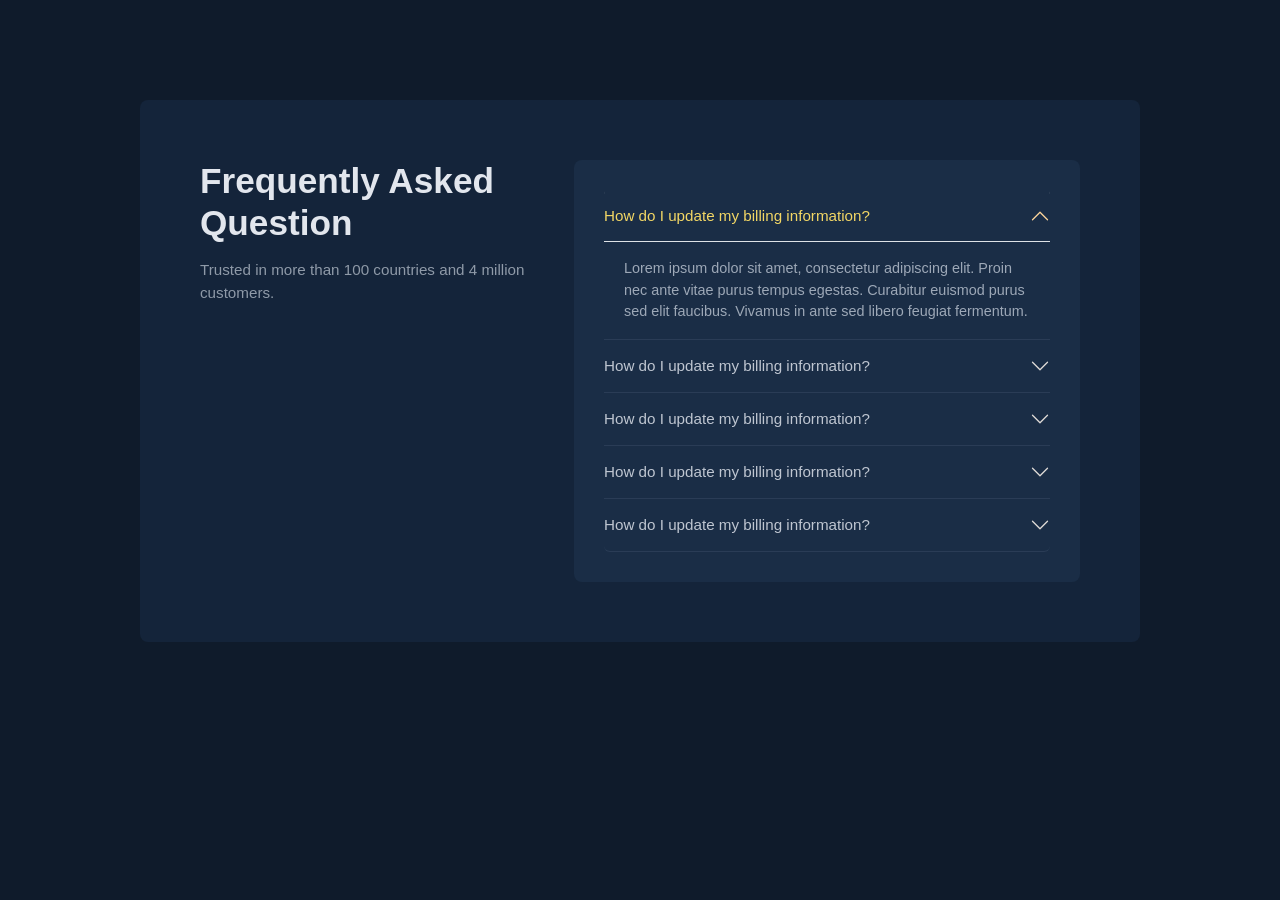
<file: faq-dark.html>
<!DOCTYPE html>
<html lang="en">
<head>
  <meta charset="UTF-8">
  <meta name="viewport" content="width=device-width, initial-scale=1.0">
  <title>FAQ Section Dark</title>

  <!-- Bootstrap 5 CSS -->
  <link href="https://cdn.jsdelivr.net/npm/bootstrap@5.3.2/dist/css/bootstrap.min.css" rel="stylesheet">

  <style>
    body {
      background-color: #0f1b2b;
      color: #bfc6d1;
      font-family: 'Poppins', sans-serif;
    }

    .faq-section {
      padding: 100px 0;
      display: flex;
      justify-content: center;
      align-items: center;
    }

    .faq-container {
      background-color: #14243a;
      border-radius: 8px;
      padding: 60px;
      max-width: 1000px;
      width: 100%;
      display: flex;
      flex-wrap: wrap;
      justify-content: space-between;
    }

    .faq-left {
      flex: 1 1 40%;
      padding-right: 40px;
    }

    .faq-left h2 {
      color: #e2e6ed;
      font-weight: 700;
      font-size: 2.2rem;
      margin-bottom: 15px;
    }

    .faq-left p {
      color: #8f9aa8;
      font-size: 0.95rem;
    }

    .faq-right {
      flex: 1 1 55%;
      background-color: #1a2d46;
      border-radius: 8px;
      padding: 30px;
    }

    .accordion-item {
      background-color: transparent;
      border: none;
      border-bottom: 1px solid #2a3c56;
    }

    .accordion-button {
      background-color: transparent;
      color: #bfc6d1;
      font-weight: 500;
      font-size: 0.95rem;
      padding: 1rem 0;
      box-shadow: none;
    }

    .accordion-button::after {
      filter: invert(1);
    }

    .accordion-button:not(.collapsed) {
      color: #f3d765;
      background-color: transparent;
      border: none;
    }

    .accordion-body {
      color: #9da8b7;
      font-size: 0.9rem;
      padding-bottom: 1rem;
    }

    @media (max-width: 768px) {
      .faq-container {
        flex-direction: column;
        padding: 40px 25px;
      }

      .faq-left {
        padding-right: 0;
        margin-bottom: 40px;
      }

      .faq-right {
        width: 100%;
      }
    }
  </style>
</head>
<body>

  <section class="faq-section">
    <div class="faq-container">
      
      <!-- Left Side -->
      <div class="faq-left">
        <h2>Frequently Asked<br>Question</h2>
        <p>Trusted in more than 100 countries and 4 million customers.</p>
      </div>

      <!-- Right Side -->
      <div class="faq-right">
        <div class="accordion" id="faqAccordion">
          
          <div class="accordion-item">
            <h2 class="accordion-header">
              <button class="accordion-button" type="button" data-bs-toggle="collapse" data-bs-target="#q1" aria-expanded="true">
                How do I update my billing information?
              </button>
            </h2>
            <div id="q1" class="accordion-collapse collapse show" data-bs-parent="#faqAccordion">
              <div class="accordion-body">
                Lorem ipsum dolor sit amet, consectetur adipiscing elit. Proin nec ante vitae purus tempus egestas. Curabitur euismod purus sed elit faucibus. Vivamus in ante sed libero feugiat fermentum.
              </div>
            </div>
          </div>

          <div class="accordion-item">
            <h2 class="accordion-header">
              <button class="accordion-button collapsed" type="button" data-bs-toggle="collapse" data-bs-target="#q2">
                How do I update my billing information?
              </button>
            </h2>
            <div id="q2" class="accordion-collapse collapse" data-bs-parent="#faqAccordion">
              <div class="accordion-body">
                Nulla facilisi. Integer vel magna sit amet lorem suscipit luctus a vitae elit.
              </div>
            </div>
          </div>

          <div class="accordion-item">
            <h2 class="accordion-header">
              <button class="accordion-button collapsed" type="button" data-bs-toggle="collapse" data-bs-target="#q3">
                How do I update my billing information?
              </button>
            </h2>
            <div id="q3" class="accordion-collapse collapse" data-bs-parent="#faqAccordion">
              <div class="accordion-body">
                Donec commodo, massa non vestibulum egestas, purus lectus feugiat lacus.
              </div>
            </div>
          </div>

          <div class="accordion-item">
            <h2 class="accordion-header">
              <button class="accordion-button collapsed" type="button" data-bs-toggle="collapse" data-bs-target="#q4">
                How do I update my billing information?
              </button>
            </h2>
            <div id="q4" class="accordion-collapse collapse" data-bs-parent="#faqAccordion">
              <div class="accordion-body">
                Suspendisse ac enim at quam ultricies pretium ac a lorem.
              </div>
            </div>
          </div>

          <div class="accordion-item">
            <h2 class="accordion-header">
              <button class="accordion-button collapsed" type="button" data-bs-toggle="collapse" data-bs-target="#q5">
                How do I update my billing information?
              </button>
            </h2>
            <div id="q5" class="accordion-collapse collapse" data-bs-parent="#faqAccordion">
              <div class="accordion-body">
                Curabitur in felis nec odio ultricies tincidunt sit amet id metus.
              </div>
            </div>
          </div>

        </div>
      </div>

    </div>
  </section>

  <!-- Bootstrap JS -->
  <script src="https://cdn.jsdelivr.net/npm/bootstrap@5.3.2/dist/js/bootstrap.bundle.min.js"></script>
</body>
</html>
</file>
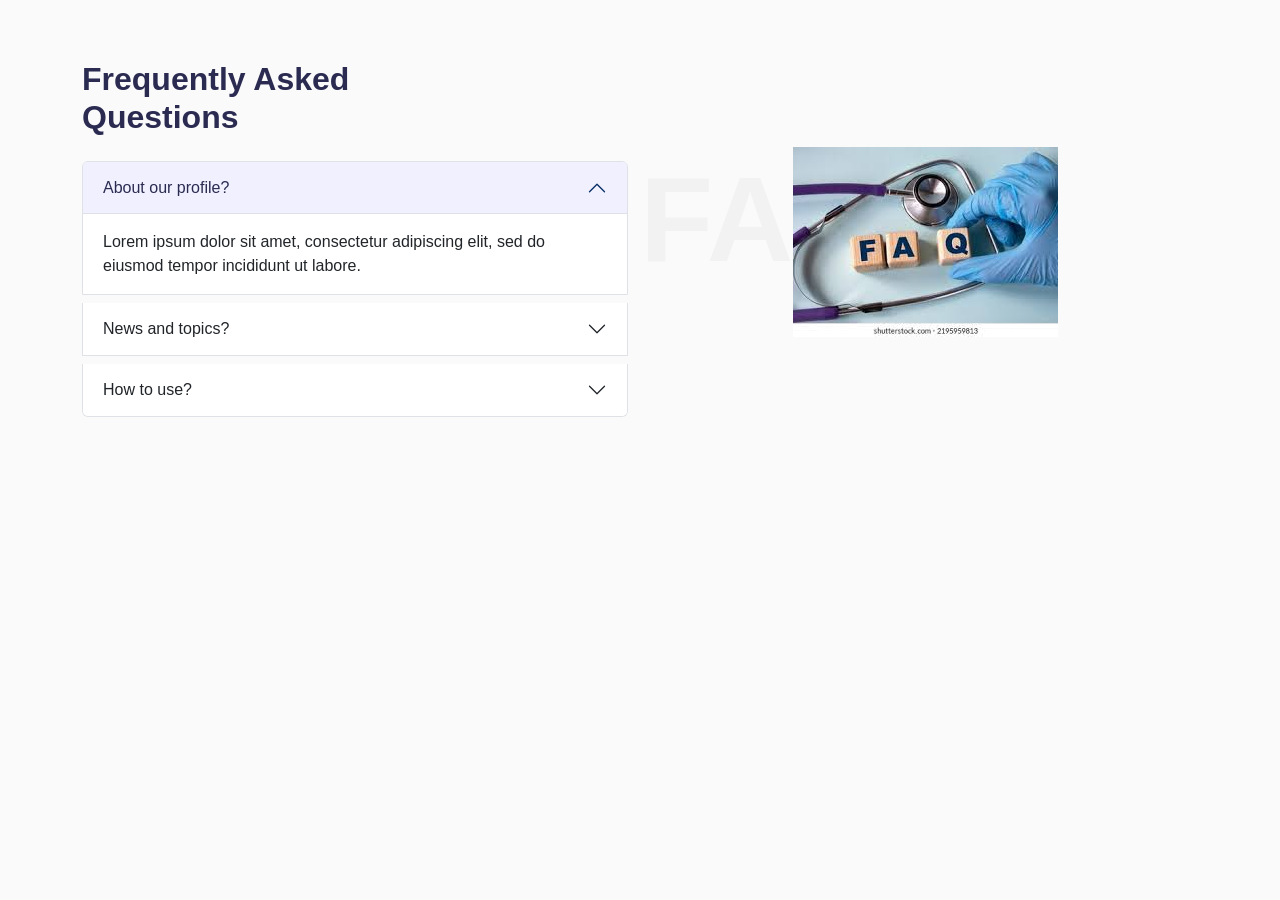
<file: faq.html>
<!DOCTYPE html>
<html lang="en">
<head>
  <meta charset="UTF-8">
  <meta name="viewport" content="width=device-width, initial-scale=1.0">
  <title>FAQ Section</title>
  <!-- Bootstrap 5 CSS -->
  <link href="https://cdn.jsdelivr.net/npm/bootstrap@5.3.2/dist/css/bootstrap.min.css" rel="stylesheet">

  <style>
    body {
      font-family: 'Poppins', sans-serif;
      background-color: #fafafa;
    }

    .faq-section {
      padding: 60px 0;
    }

    .faq-title {
      font-weight: 700;
      color: #2b2b52;
    }


    .faq-image img {
      width: 100%;
      max-width: 400px;
    }

    .accordion-button {
      font-weight: 500;
    }

    .accordion-button:not(.collapsed) {
      color: #2b2b52;
      background-color: #f0f0ff;
    }

    .faq-illustration {
      position: relative;
    }

    .faq-illustration h1 {
      font-size: 120px;
      font-weight: 900;
      color: #f2f2f2;
      position: absolute;
      top: 0;
      left: 0;
      z-index: 0;
    }

    .faq-illustration img {
      position: relative;
      z-index: 1;
      /* max-width: 400px; */
    }
  </style>
</head>
<body>

  <section class="faq-section">
    <div class="container">
      <div class="row align-items-center">
        <!-- Left Side -->
        <div class="col-md-6 mb-5 mb-md-0">
          <h2 class="faq-title mb-4">Frequently Asked<br>Questions</h2>
          <!-- <div class="search-box mb-4">
            <input type="text" placeholder="Search question here">
          </div> -->

          <div class="accordion" id="faqAccordion">
            <div class="accordion-item mb-2">
              <h2 class="accordion-header" id="headingOne">
                <button class="accordion-button" type="button" data-bs-toggle="collapse" data-bs-target="#collapseOne">
                  About our profile?
                </button>
              </h2>
              <div id="collapseOne" class="accordion-collapse collapse show" data-bs-parent="#faqAccordion">
                <div class="accordion-body">
                  Lorem ipsum dolor sit amet, consectetur adipiscing elit, sed do eiusmod tempor incididunt ut labore.
                </div>
              </div>
            </div>

            <div class="accordion-item mb-2">
              <h2 class="accordion-header" id="headingTwo">
                <button class="accordion-button collapsed" type="button" data-bs-toggle="collapse" data-bs-target="#collapseTwo">
                  News and topics?
                </button>
              </h2>
              <div id="collapseTwo" class="accordion-collapse collapse" data-bs-parent="#faqAccordion">
                <div class="accordion-body">
                  Duis aute irure dolor in reprehenderit in voluptate velit esse cillum dolore eu fugiat nulla pariatur.
                </div>
              </div>
            </div>

            <div class="accordion-item mb-2">
              <h2 class="accordion-header" id="headingThree">
                <button class="accordion-button collapsed" type="button" data-bs-toggle="collapse" data-bs-target="#collapseThree">
                  How to use?
                </button>
              </h2>
              <div id="collapseThree" class="accordion-collapse collapse" data-bs-parent="#faqAccordion">
                <div class="accordion-body">
                  Ut enim ad minim veniam, quis nostrud exercitation ullamco laboris nisi ut aliquip ex ea commodo consequat.
                </div>
              </div>
            </div>
          </div>
        </div>

        <!-- Right Side -->
        <div class="col-md-6 text-center faq-illustration">
          <h1>FAQ</h1>
          <img src="/assets/images/faq.jpeg" alt="FAQ Illustration" class="img-fluid">
        </div>
      </div>
    </div>
  </section>

  <!-- Bootstrap JS -->
  <script src="https://cdn.jsdelivr.net/npm/bootstrap@5.3.2/dist/js/bootstrap.bundle.min.js"></script>
</body>
</html>
</file>
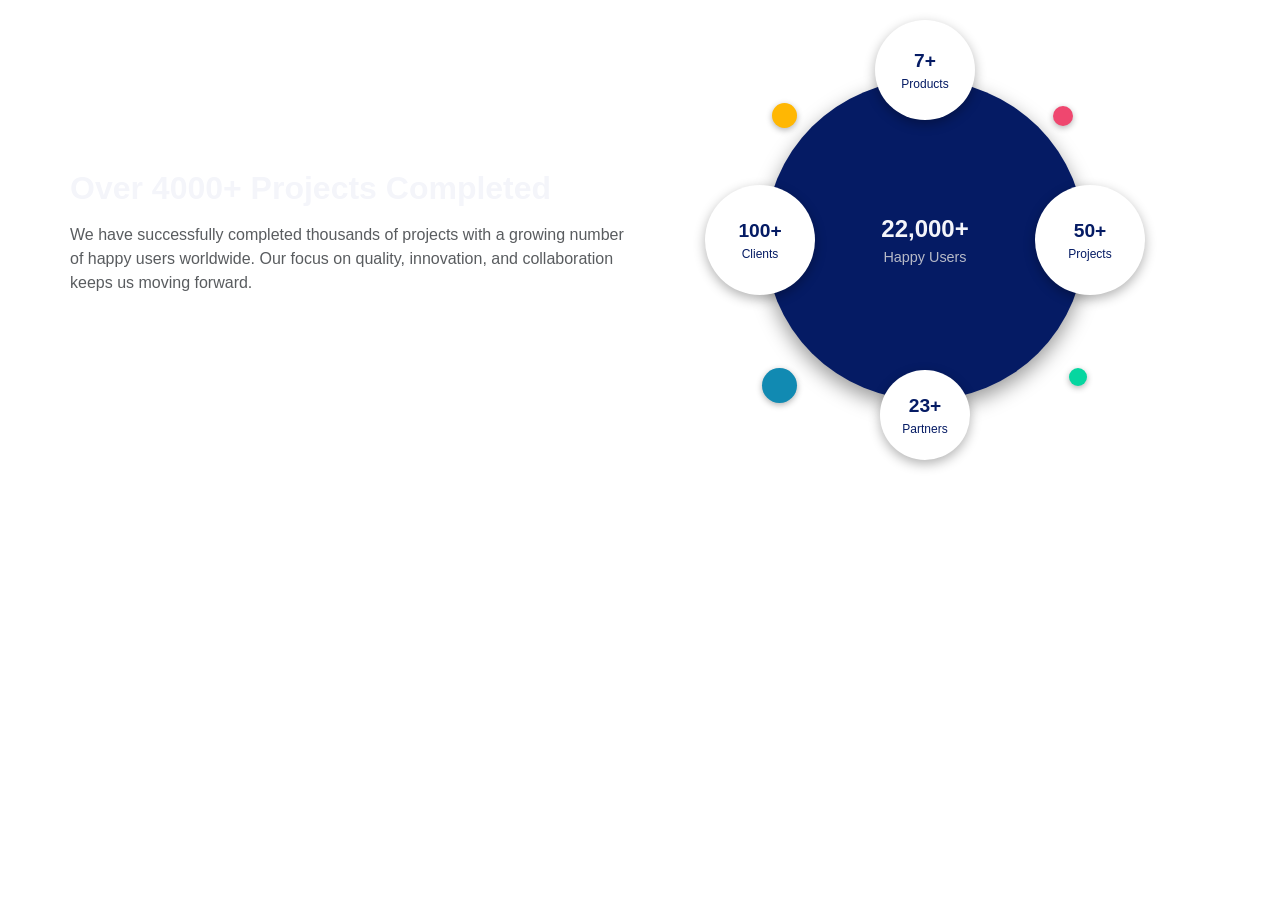
<file: test.html>
<!DOCTYPE html>
<html lang="en">
<head>
  <meta charset="UTF-8" />
  <meta name="viewport" content="width=device-width, initial-scale=1.0" />
  <title>Happy Clients Section (Dark Theme)</title>
  <link href="https://cdn.jsdelivr.net/npm/bootstrap@5.3.3/dist/css/bootstrap.min.css" rel="stylesheet">
  <style>
    :root {
 
      --primary-white: #ffffff;
    

      --accent-dark: #051b64;
      --text-color: #f4f5fa;
      --text-muted: #b7bac7;
      --border-radius: 12px;
      --font-family: 'Poppins', 'Helvetica Neue', Helvetica, Arial, sans-serif;
    }

    body {
      font-family: var(--font-family);
      /* background: linear-gradient(90deg, var(--primary-dark), var(--primary-color)); */
      color: var(--text-color);
      overflow-x: hidden;
    }

    section {
      padding: 80px 0;
      text-align: center;
    }

    h2 {
      color: var(--heading-color);
    }

    .midCircle-wrapper {
      position: relative;
      width: fit-content;
      margin: 0 auto;
    }

    .midCircle {
      width: 320px;
      height: 320px;
      position: relative;
      background: var(--accent-dark);
      border-radius: 50%;
      margin: 0 auto;
      box-shadow: 0 8px 20px rgba(0,0,0,0.4);
      display: flex;
      align-items: center;
      justify-content: center;
    }

    .circle-text {
      position: relative;
      /* background: var(--card-bg); */
      padding: 15px 40px;
      border-radius: 50px;
      font-size: 1.5rem;
      font-weight: 700;
      color: var(--accent-light);
      /* box-shadow: 0 4px 12px rgba(0,0,0,0.2); */
    }

    .circle-text span {
      display: block;
      font-size: 0.9rem;
      color: var(--text-muted);
      font-weight: 500;
    }

    .mini-circle {
      position: absolute;
      background: var( --primary-white);
      border-radius: 50%;
      box-shadow: 0 4px 12px rgba(0,0,0,0.3);
      display: flex;
      align-items: center;
      justify-content: center;
      flex-direction: column;
      font-size: 1.2rem;
      font-weight: 700;
      color: var(--accent-dark);
      border: 2px solid var(--border-color);
    }

    .mini-circle span {
      font-size: 0.75rem;
      color: var(--accent-dark);
      font-weight: 500;
    }

    /* Circle Positions */
    .mini-top    { top: -60px; left: 50%; transform: translateX(-50%); width: 100px; height: 100px; }
    .mini-left   { left: -60px; top: 50%; transform: translateY(-50%); width: 110px; height: 110px; }
    .mini-right  { right: -60px; top: 50%; transform: translateY(-50%); width: 110px; height: 110px; }
    .mini-bottom { bottom: -60px; left: 50%; transform: translateX(-50%); width: 90px; height: 90px; }

    /* Decorative dots */
    .dot {
      position: absolute;
      border-radius: 50%;
      z-index: 1;
      box-shadow: 0 2px 6px rgba(0,0,0,0.3);
    }

    .dot1 { width: 25px; height: 25px; background: #ffb703;  bottom: 85%; right: 90%; } 
    .dot2 { width: 20px; height: 20px; background: #ef476f; top: 8%; left: 90%; } 
    .dot3 { width: 18px; height: 18px; background: #06d6a0;  left:95% ; top: 90%; } 
    .dot4 { width: 35px; height: 35px; background: #118ab2; top: 90%; right: 90%; }

    /* Responsive */
    @media (max-width: 992px) {
      .midCircle { width: 260px; height: 260px; }
      .mini-circle { width: 90px; height: 90px; font-size: 1rem; }
      .circle-text { font-size: 1.2rem; padding: 12px 30px; }
    }

    @media (max-width: 768px) {
      .midCircle { width: 230px; height: 230px; }
      .mini-circle { width: 75px; height: 75px; font-size: 0.95rem; }
      .circle-text { font-size: 1rem; padding: 10px 25px; }
      .mini-top { top: -40px; }
      .mini-left { left: -40px; }
      .mini-right { right: -40px; }
      .mini-bottom { bottom: -40px; }
    }

    @media (max-width: 576px) {
      .midCircle { width: 200px; height: 200px; }
      .mini-circle { width: 65px; height: 65px; font-size: 0.85rem; }
      .circle-text { font-size: 0.9rem; padding: 8px 20px; }
      .circle-text span { font-size: 0.7rem; }
      .mini-top { top: -35px; }
      .mini-left { left: -35px; }
      .mini-right { right: -35px; }
      .mini-bottom { bottom: -35px; }
    }
  </style>
</head>
<body>

<section class="happy_users">
  <div class="container">
    <div class="row align-items-center">
      <div class="col-lg-6 text-lg-start text-center mb-5 mb-lg-0 p-lg-0 p-3">
        <h2 class="fw-bold">Over <span style="color: var(--accent-light);">4000+</span> Projects Completed</h2>
        <p class="text-muted mt-3">
          We have successfully completed thousands of projects with a growing number of happy users worldwide.
          Our focus on quality, innovation, and collaboration keeps us moving forward.
        </p>
      </div>

      <div class="col-lg-6 position-relative p-lg-0 p-3">
        <div class="midCircle-wrapper">
          <div class="midCircle">
            <div class="circle-text">
              22,000+<br><span>Happy Users</span>
            </div>

            <div class="mini-circle mini-top">7+<span>Products</span></div>
            <div class="mini-circle mini-bottom">23+<span>Partners</span></div>
            <div class="mini-circle mini-left">100+<span>Clients</span></div>
            <div class="mini-circle mini-right">50+<span>Projects</span></div>
          </div>

          <div class="dot dot1"></div>
          <div class="dot dot2"></div>
          <div class="dot dot3"></div>
          <div class="dot dot4"></div>
        </div>
      </div>
    </div>
  </div>
</section>

</body>
</html>
</file>
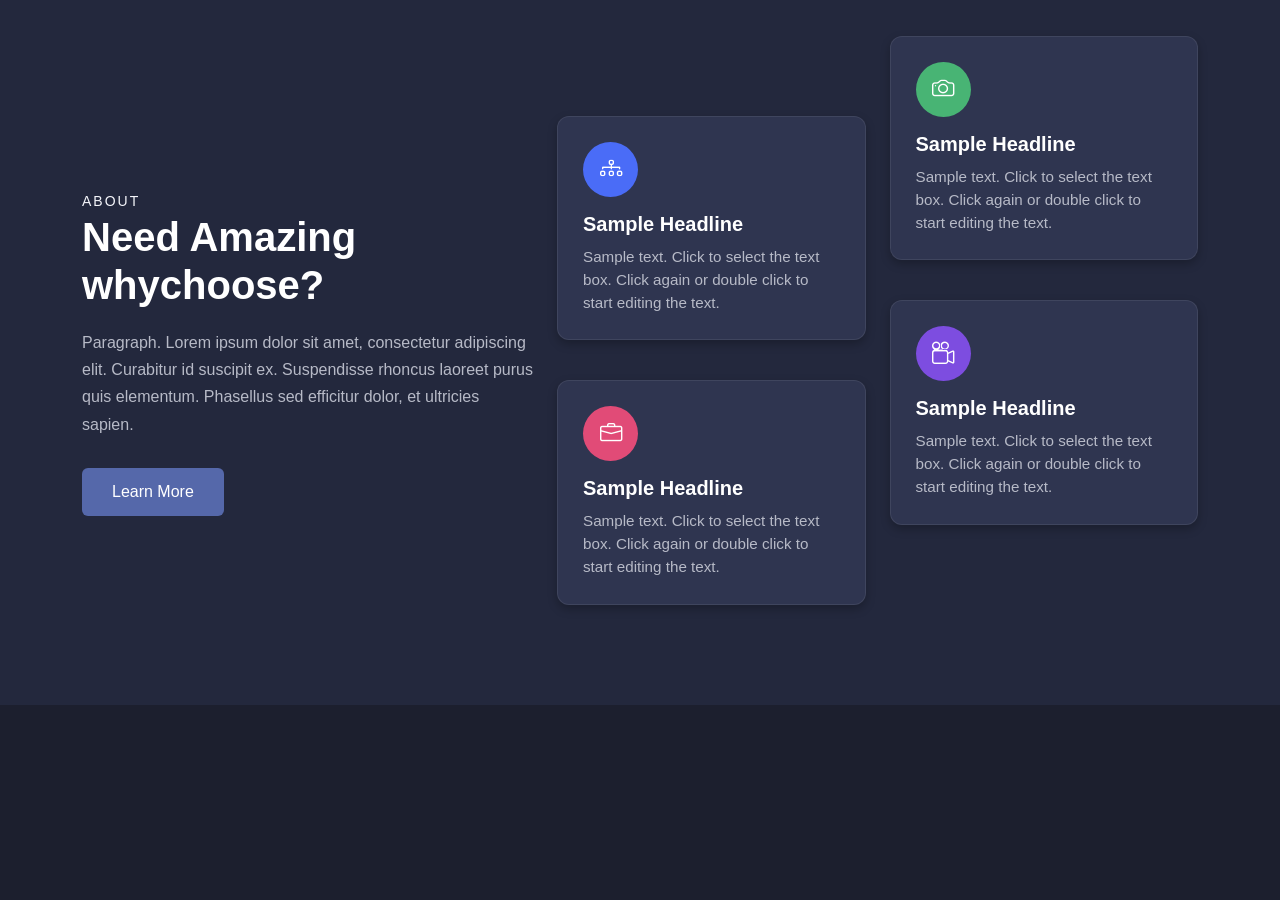
<file: whychooseus.html>
<!DOCTYPE html>
<html lang="en">
<head>
  <meta charset="UTF-8">
  <meta name="viewport" content="width=device-width, initial-scale=1.0">
  <title>Need Amazing whychoose</title>
  <link href="https://cdn.jsdelivr.net/npm/bootstrap@5.3.3/dist/css/bootstrap.min.css" rel="stylesheet">
  <link rel="stylesheet" href="https://cdn.jsdelivr.net/npm/bootstrap-icons@1.11.3/font/bootstrap-icons.css">

  <style>
    :root {
      --primary-color: #23283d;
      --primary-light: #2e3550;
      --primary-dark: #1a1e2d;
      --accent-color: #5568aa;
      --accent-light: #7085c2;
      --accent-dark: #3d4f8a;
      --nav-accent-white: #f4f5fa;
      --background-color: #1c1f2e;
      --section-alt-bg: #2a2f44;
      --card-bg: #2f3550;
      --border-color: rgba(255, 255, 255, 0.08);
      --text-color: #f4f5fa;
      --text-muted: #b7bac7;
      --heading-color: #ffffff;
      --border-radius: 12px;
      --font-family: 'Poppins', 'Helvetica Neue', Helvetica, Arial, sans-serif;
    }

    body {
      font-family: var(--font-family);
      color: var(--text-color);
      background-color: var(--background-color);
    }

    /* SECTION */
    .whychoose-section {
      background-color: var(--primary-color);
      padding: 100px 0;
    }

    .whychoose-left small {
      color: var(--text-subtle);
      letter-spacing: 2px;
    }

    .whychoose-left h2 {
      color: var(--heading-color);
      font-weight: 700;
      font-size: 2.5rem;
      margin-bottom: 20px;
    }

    .whychoose-left p {
      color: var(--text-muted);
      font-size: 1rem;
      line-height: 1.7;
      margin-bottom: 30px;
    }

    .btn-learn {
      background-color: var(--accent-color);
      color: #fff;
      border: none;
      padding: 12px 30px;
      border-radius: 6px;
      font-weight: 500;
      transition: 0.3s ease;
    }

    .btn-learn:hover {
      background-color: var(--accent-dark);
    }

    /* CARD STYLING */
    .whychoose-card {
      background-color: var(--card-bg);
      border: 1px solid var(--border-color);
      border-radius: var(--border-radius);
      padding: 25px;
      box-shadow: 0 4px 10px rgba(0, 0, 0, 0.25);
      transition: all 0.3s ease;
    }

    .whychoose-card:hover {
      transform: translateY(-5px);
      box-shadow: 0 8px 18px rgba(0, 0, 0, 0.35);
    }

    .icon-box {
      width: 55px;
      height: 55px;
      display: flex;
      align-items: center;
      justify-content: center;
      border-radius: 50%;
      margin-bottom: 15px;
      color: #fff;
      font-size: 1.4rem;
    }

    .icon-blue { background-color: #4a6cf7; }
    .icon-green { background-color: #48b474; }
    .icon-pink { background-color: #e14b77; }
    .icon-purple { background-color: #7d4de0; }

    .whychoose-card h5 {
      color: var(--heading-color);
      font-weight: 600;
      margin-bottom: 10px;
    }

    .whychoose-card p {
      color: var(--text-muted);
      font-size: 0.95rem;
      margin: 0;
    }

    /* STAGGER EFFECT */
    .stagger-up { margin-top: -40px; }
    .stagger-down { margin-top: 40px; }

    @media (max-width: 991px) {
      .stagger-up, .stagger-down {
        margin-top: 0;
      }
      .whychoose-section {
        padding: 60px 0;
      }
    }
  </style>
</head>
<body>

<section class="whychoose-section">
  <div class="container">
    <div class="row align-items-center">

      <!-- LEFT TEXT -->
      <div class="col-lg-5 mb-5 mb-lg-0 whychoose-left">
        <small class="text-uppercase">About</small>
        <h2>Need Amazing whychoose?</h2>
        <p>
          Paragraph. Lorem ipsum dolor sit amet, consectetur adipiscing elit. 
          Curabitur id suscipit ex. Suspendisse rhoncus laoreet purus quis elementum. 
          Phasellus sed efficitur dolor, et ultricies sapien.
        </p>
        <button class="btn btn-learn">Learn More</button>
      </div>

      <!-- RIGHT CARDS (STAGGERED) -->
      <div class="col-lg-7">
        <div class="row g-4 justify-content-center">

          <div class="col-md-6 stagger-down">
            <div class="whychoose-card">
              <div class="icon-box icon-blue"><i class="bi bi-diagram-3"></i></div>
              <h5>Sample Headline</h5>
              <p>Sample text. Click to select the text box. Click again or double click to start editing the text.</p>
            </div>
          </div>

          <div class="col-md-6 stagger-up">
            <div class="whychoose-card">
              <div class="icon-box icon-green"><i class="bi bi-camera"></i></div>
              <h5>Sample Headline</h5>
              <p>Sample text. Click to select the text box. Click again or double click to start editing the text.</p>
            </div>
          </div>

          <div class="col-md-6 stagger-down">
            <div class="whychoose-card">
              <div class="icon-box icon-pink"><i class="bi bi-briefcase"></i></div>
              <h5>Sample Headline</h5>
              <p>Sample text. Click to select the text box. Click again or double click to start editing the text.</p>
            </div>
          </div>

          <div class="col-md-6 stagger-up">
            <div class="whychoose-card">
              <div class="icon-box icon-purple"><i class="bi bi-camera-reels"></i></div>
              <h5>Sample Headline</h5>
              <p>Sample text. Click to select the text box. Click again or double click to start editing the text.</p>
            </div>
          </div>

        </div>
      </div>

    </div>
  </div>
</section>

<script src="https://cdn.jsdelivr.net/npm/bootstrap@5.3.3/dist/js/bootstrap.bundle.min.js"></script>
</body>
</html>
</file>
